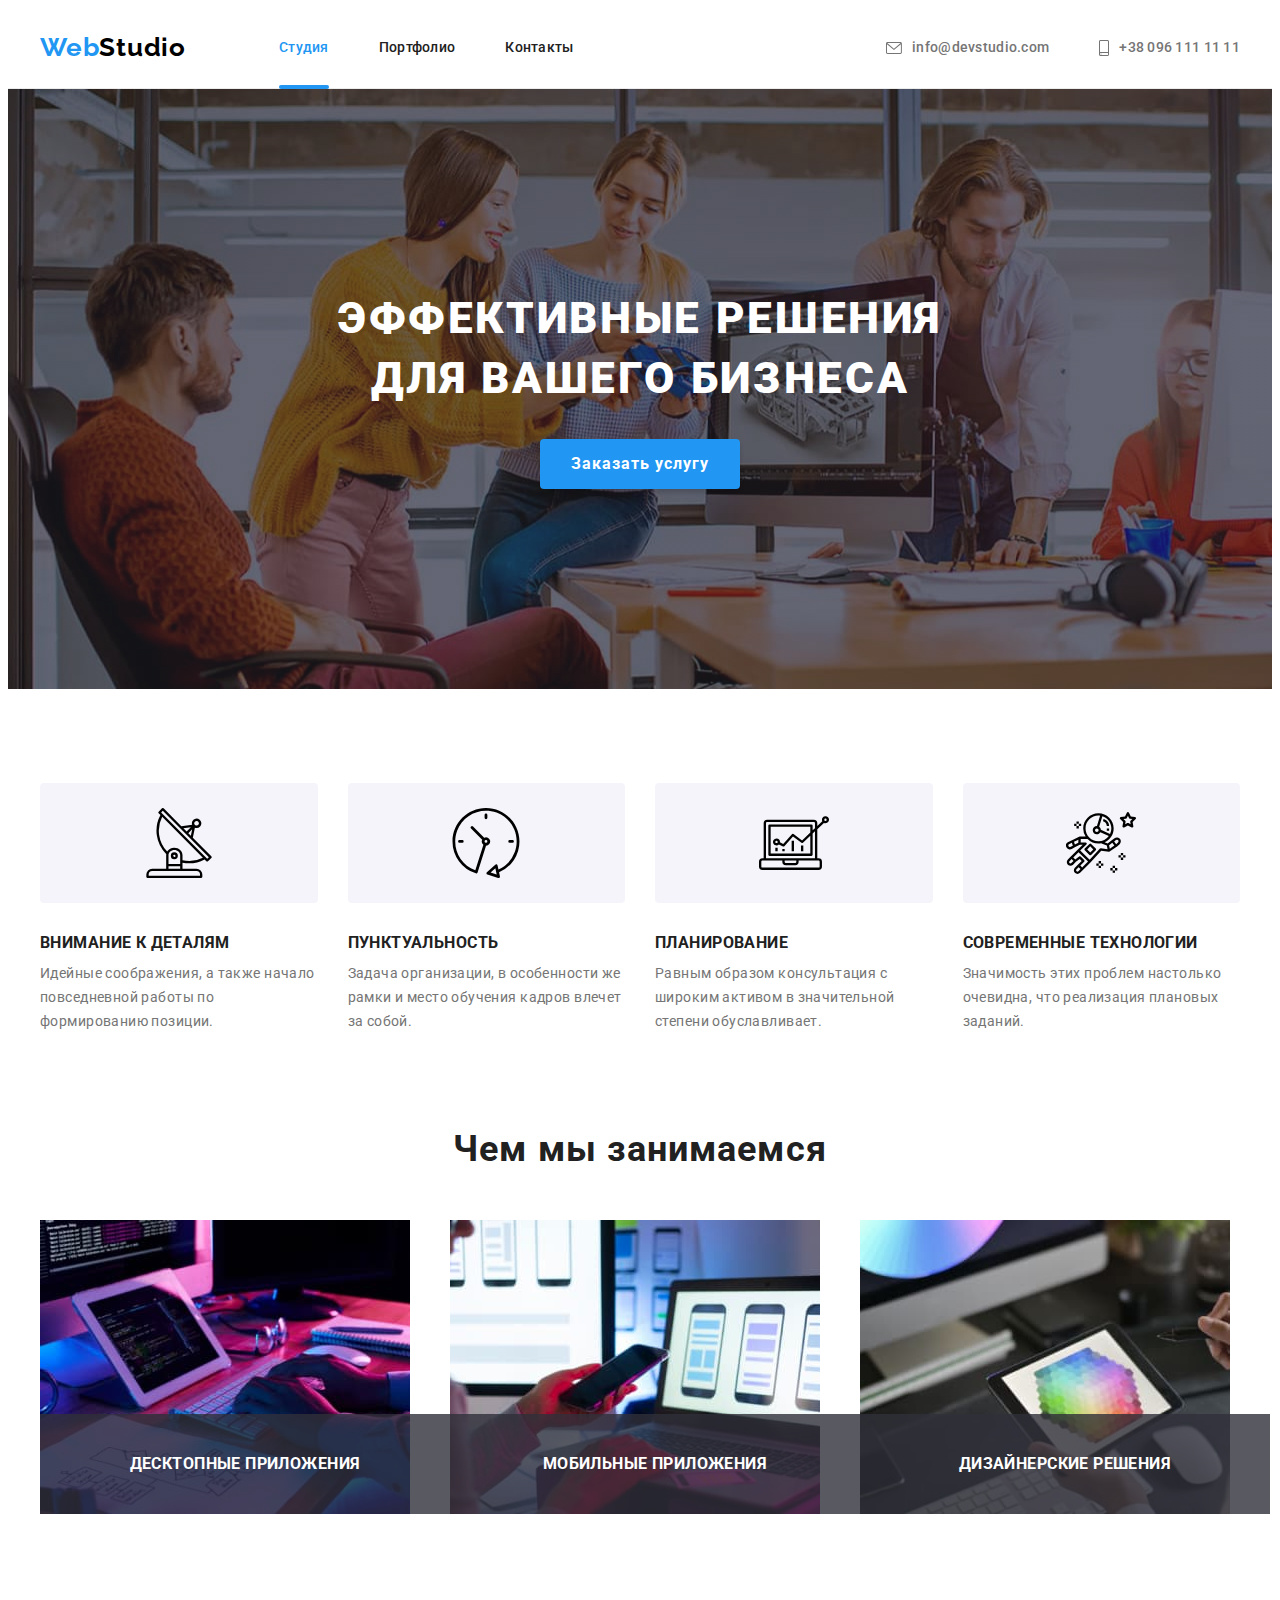
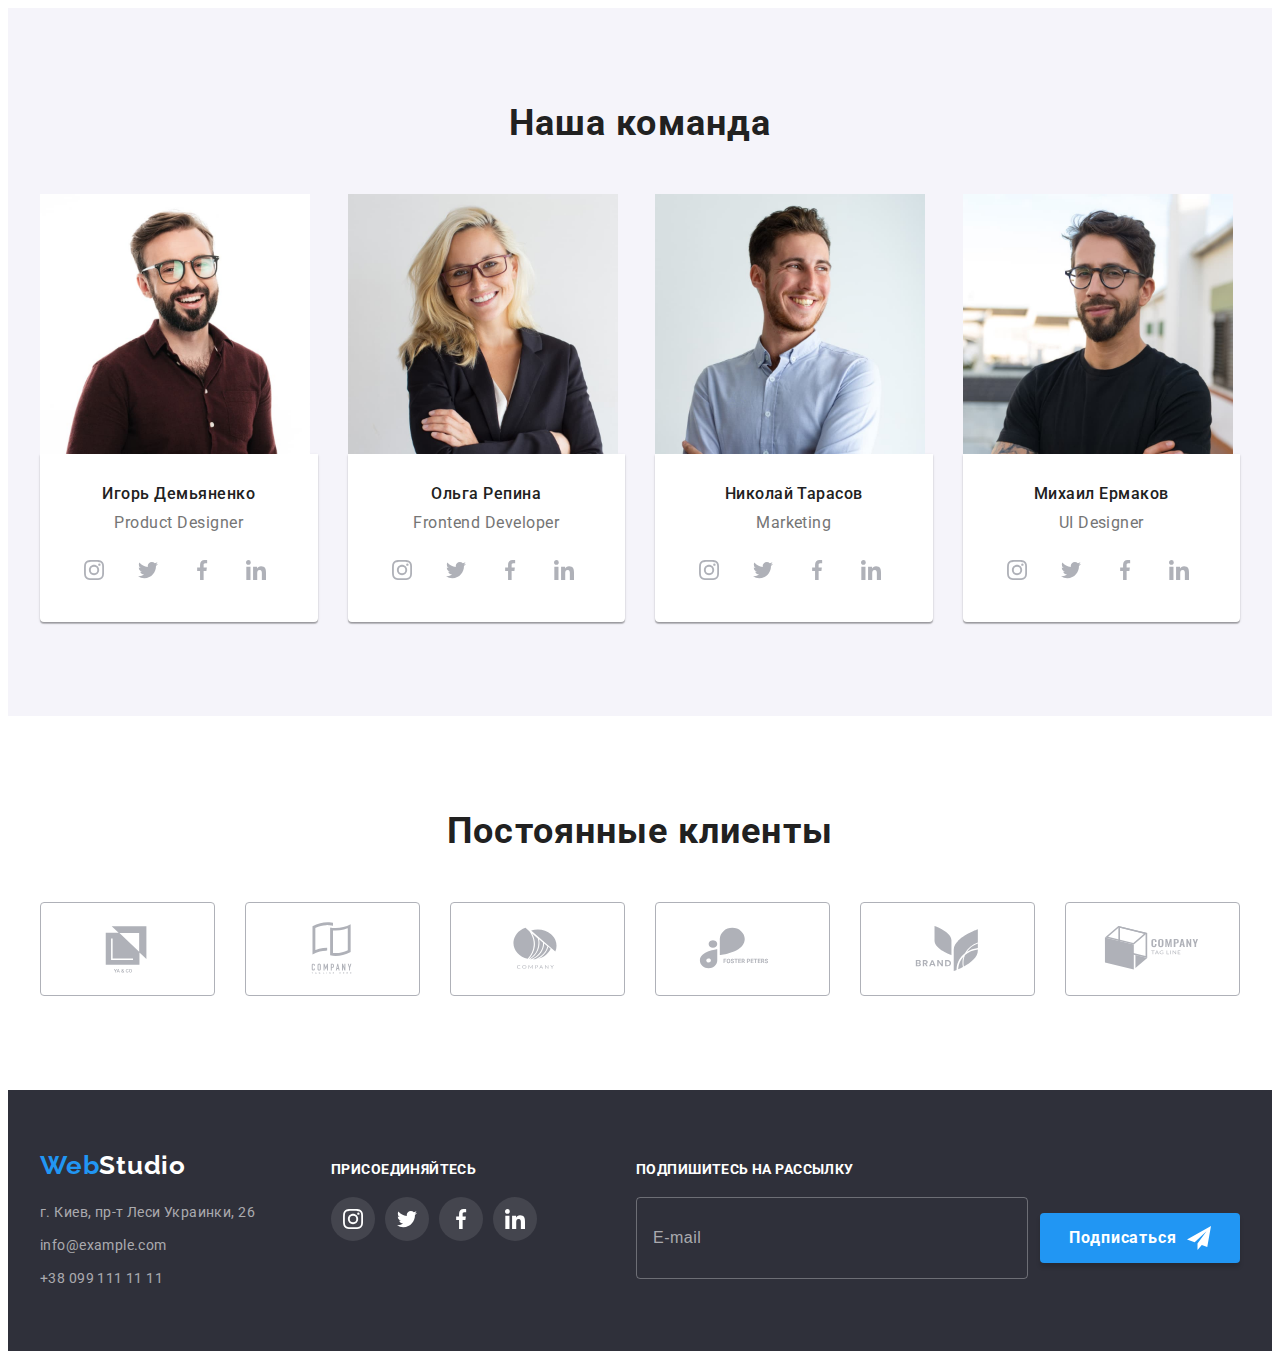
<file: index.html>
<!DOCTYPE html>
<html lang="ru">
<head>
    <meta charset="UTF-8">
    <meta http-equiv="X-UA-Compatible" content="IE=edge">
    <meta name="viewport" content="width=device-width, initial-scale=1.0">
    <title>Студия</title>
    <link rel="preconnect" href="https://fonts.gstatic.com">
    <link href="https://fonts.googleapis.com/css2?family=Raleway:wght@700&family=Roboto:wght@400;500;700;900&display=swap"
        rel="stylesheet">
    <link rel="stylesheet" href="https://cdnjs.cloudflare.com/ajax/libs/modern-normalize/1.0.0/modern-normalize.min.css"
        integrity="sha512-ISS7cAi1PEhQ8jnbJpJZMd29NlhNj4AWYyLOSp2CE/CsHxTCu+r+t0D2yoJudVrd0/8fTVPUVDzY5Tvli75u/g=="
        crossorigin="anonymous" />
    <link rel="stylesheet" href="./css/main.min.css" />

</head>

<body>
    <!-- Header -->
    <header class="header">
        <div class="container header__container">
            <!-- Navigation menu -->
            <nav class="header__nav">
                <a class="logo header__logo link" href="./index.html">
                    <span class="logo__beggin" lang="en">Web</span><span class="logo__end logo__end_theme_light"lang="en">Studio</span>
                </a>
                <ul class="menu list">
                    <li class="menu__item">
                        <a class="menu__link current-page link" href="./index.html">Студия</a>
                    </li>

                    <li class="menu__item">
                        <a class="menu__link link" href="./porfolio.html">Портфолио</a>
                    </li>

                    <li class="menu__item">
                        <a class="menu__link link" href="">Контакты</a>
                    </li>
                </ul>
            </nav>

            <!-- Contacts -->
            <ul class="header-contacts list">
                <li class="header-contacts__item">
                    <a class="header-contacts__link link" href="mailto:info@devstudio.com" target="_blank"
                        rel="noopener noreferrer">
                        <svg class="header-contacts__icon" width="16" height="12">
                            <use href="./images/icons.svg#envelope"></use>
                        </svg>
                        info@devstudio.com
                    </a>
                </li>
                
                <li class="header-contacts__item">
                    <a class="header-contacts__link link" href="tel:+380961111111">
                        <svg class="header-contacts__icon" width="10" height="16">
                            <use href="./images/icons.svg#smartphone"></use>
                        </svg>
                        +38 096 111 11 11
                    </a>
                </li>
            </ul>
        </div>
    </header>
    
    <!-- Main section -->
     <main>
        <!-- Hero -->
        <section class="hero">
            <div class="container">
                <h1 class="hero__title"> Эффективные решения для вашего бизнеса </h1>
                <button class="btn" type="button" data-modal-open>Заказать услугу</button>
            </div>
        </section>
        
        <!-- Features -->
        <section class="feature" >
            <div class="container">
                <h2 class="visually-hidden">Особенности</h2>
                <ul class="feature__list list">
                    <li class="feature__item">
                        <div class="feature__thumb">
                            <svg class="feature__icon" width="70" height="70">
                                <use href="./images/icons.svg#antenna"></use>
                            </svg>
                        </div>
                        <h3 class="feature__subtitle">Внимание к деталям</h3>
                        <p class="feature__description">Идейные соображения, а также начало повседневной работы по формированию
                            позиции.</p>
                    </li>

                    <li class="feature__item">
                        <div class="feature__thumb">
                            <svg class="feature__icon" width="70" height="70">
                                <use href="./images/icons.svg#clock"></use>
                            </svg>
                        </div>
                        <h3 class="feature__subtitle">Пунктуальность</h3>
                        <p class="feature__description">Задача организации, в особенности же рамки и место обучения кадров влечет за
                            собой.</p>
                    </li>

                    <li class="feature__item">
                        <div class="feature__thumb">
                            <svg class="feature__icon" width="70" height="70">
                                <use href="./images/icons.svg#diagram"></use>
                            </svg>
                        </div>
                        <h3 class="feature__subtitle">Планирование</h3>
                        <p class="feature__description">Равным образом консультация с широким активом в значительной степени
                            обуславливает.</p>
                    
                    <li class="feature__item">
                        <div class="feature__thumb">
                            <svg class="feature__icon" width="70" height="70">
                                <use href="./images/icons.svg#astronaut"></use>
                            </svg>
                        </div>
                        <h3 class="feature__subtitle">Современные технологии</h3>
                        <p class="feature__description">Значимость этих проблем настолько очевидна, что реализация плановых заданий.
                        </p>
                    </li>
                </ul>
            </div>
        </section>
        
        <!-- What we are doing -->
        <section class="doing">
            <div class="container">
                <h2 class="title">Чем мы занимаемся</h2>
                <ul class="doing__list list">
                    <li class="doing__item">
                        <img class="doing__img" src="./images/doing/box1.jpg" alt="Человек печатает на клавиатуре" width="370"
                            height="294">
                        <div class="doing__overlay">
                            <h3 class="doing__title">Десктопные приложения</h3>
                        </div>
                    </li>
                    
                    <li class="doing__item">
                        <img class="doing__img" src="./images/doing/box2.jpg" alt="Человек работает на ноутбуке" width="370"
                            height="294">
                        <div class="doing__overlay">
                            <h3 class="doing__title">Мобильные приложения</h3>
                        </div>
                    </li>
                    
                    <li class="doing__item">
                        <img class="doing__img" src="./images/doing/box3.jpg" alt="Человек выбирает цвет на планшете" width="370"
                            height="294">
                        <div class="doing__overlay">
                            <h3 class="doing__title">Дизайнерские решения</h3>
                        </div>
                    </li>
                </ul>
            </div>
        </section>

        <!-- Our team -->
        <section class="team section">
            <div class="container">
                <h2 class="title">Наша команда</h2>
                <ul class="team__list list">
                    <li class="team__item">
                        <img class="team__photo" src="./images/team/igor-demyanenko.jpg" alt="Игорь Демьяненко" width="270"
                            height="260">
                            <div class="team__card">
                                <h3 class="team__name">Игорь Демьяненко</h3>
                                <p class="team__position" lang="en">Product Designer</p>
                                <ul class="social-medias__list list">
                                    <li class="social-medias__item">
                                        <a class="social-medias__link social-medias__link_theme_light" href="">
                                            <svg class="social-medias__icon" width="20" height="20">
                                                <use href="./images/icons.svg#instagram"></use>
                                            </svg>
                                        </a>
                                    </li>
                                
                                    <li class="social-medias__item">
                                        <a class="social-medias__link social-medias__link_theme_light" href="">
                                            <svg class="social-medias__icon" width="20" height="20">
                                                <use href="./images/icons.svg#twitter"></use>
                                            </svg>
                                        </a>
                                    </li>
                                
                                    <li class="social-medias__item">
                                        <a class="social-medias__link social-medias__link_theme_light" href="">
                                            <svg class="social-medias__icon" width="20" height="20">
                                                <use href="./images/icons.svg#facebook"></use>
                                            </svg>
                                        </a>
                                    </li>
                                
                                    <li class="social-medias__item">
                                        <a class="social-medias__link social-medias__link_theme_light" href="">
                                            <svg class="social-medias__icon" width="20" height="20">
                                                <use href="./images/icons.svg#linkedin"></use>
                                            </svg>
                                        </a>
                                    </li>
                                </ul>
                            </div>
                    </li>
                    
                    <li class="team__item">
                        <img class="team__photo" src="./images/team/olga-repina.jpg" alt="Ольга Репина" width="270" height="260">
                        <div class="team__card">
                            <h3 class="team__name">Ольга Репина</h3>
                            <p class="team__position" lang="en">Frontend Developer</p>
                            <ul class="social-medias__list list">
                                <li class="social-medias__item">
                                    <a class="social-medias__link social-medias__link_theme_light" href="">
                                        <svg class="social-medias__icon" width="20" height="20">
                                            <use href="./images/icons.svg#instagram"></use>
                                        </svg>
                                    </a>
                                </li>
                            
                                <li class="social-medias__item">
                                    <a class="social-medias__link social-medias__link_theme_light" href="">
                                        <svg class="social-medias__icon" width="20" height="20">
                                            <use href="./images/icons.svg#twitter"></use>
                                        </svg>
                                    </a>
                                </li>
                            
                                <li class="social-medias__item">
                                    <a class="social-medias__link social-medias__link_theme_light" href="">
                                        <svg class="social-medias__icon" width="20" height="20">
                                            <use href="./images/icons.svg#facebook"></use>
                                        </svg>
                                    </a>
                                </li>
                            
                                <li class="social-medias__item">
                                    <a class="social-medias__link social-medias__link_theme_light" href="">
                                        <svg class="social-medias__icon" width="20" height="20">
                                            <use href="./images/icons.svg#linkedin"></use>
                                        </svg>
                                    </a>
                                </li>
                            </ul>
                        </div>
                    </li>
                    
                    <li class="team__item">
                        <img class="team__photo" src="./images/team/nikolay-tarasov.jpg" alt="Николай Тарасов" width="270"
                            height="260">
                            <div class="team__card">
                                <h3 class="team__name">Николай Тарасов</h3>
                                <p class="team__position" lang="en">Marketing</p>
                                <ul class="social-medias__list list">
                                    <li class="social-medias__item">
                                        <a class="social-medias__link social-medias__link_theme_light" href="">
                                            <svg class="social-medias__icon" width="20" height="20">
                                                <use href="./images/icons.svg#instagram"></use>
                                            </svg>
                                        </a>
                                    </li>
                                
                                    <li class="social-medias__item">
                                        <a class="social-medias__link social-medias__link_theme_light" href="">
                                            <svg class="social-medias__icon" width="20" height="20">
                                                <use href="./images/icons.svg#twitter"></use>
                                            </svg>
                                        </a>
                                    </li>
                                
                                    <li class="social-medias__item">
                                        <a class="social-medias__link social-medias__link_theme_light" href="">
                                            <svg class="social-medias__icon" width="20" height="20">
                                                <use href="./images/icons.svg#facebook"></use>
                                            </svg>
                                        </a>
                                    </li>
                                
                                    <li class="social-medias__item">
                                        <a class="social-medias__link social-medias__link_theme_light" href="">
                                            <svg class="social-medias__icon" width="20" height="20">
                                                <use href="./images/icons.svg#linkedin"></use>
                                            </svg>
                                        </a>
                                    </li>
                                </ul>
                            </div>
                    </li>
                    
                    <li class="team__item">
                        <img class="team__photo" src="./images/team/michail-ermakov.jpg" alt="Михаил Ермаков" width="270"
                            height="260">
                        <div class="team__card">
                            <h3 class="team__name">Михаил Ермаков</h3>
                            <p class="team__position" lang="en">UI Designer</p>
                            <ul class="social-medias__list list">
                                <li class="social-medias__item">
                                    <a class="social-medias__link social-medias__link_theme_light" href="">
                                        <svg class="social-medias__icon" width="20" height="20">
                                            <use href="./images/icons.svg#instagram"></use>
                                        </svg>
                                    </a>
                                </li>
                            
                                <li class="social-medias__item">
                                    <a class="social-medias__link social-medias__link_theme_light" href="">
                                        <svg class="social-medias__icon" width="20" height="20">
                                            <use href="./images/icons.svg#twitter"></use>
                                        </svg>
                                    </a>
                                </li>
                            
                                <li class="social-medias__item">
                                    <a class="social-medias__link social-medias__link_theme_light" href="">
                                        <svg class="social-medias__icon" width="20" height="20">
                                            <use href="./images/icons.svg#facebook"></use>
                                        </svg>
                                    </a>
                                </li>
                            
                                <li class="social-medias__item">
                                    <a class="social-medias__link social-medias__link_theme_light" href="">
                                        <svg class="social-medias__icon" width="20" height="20">
                                            <use href="./images/icons.svg#linkedin"></use>
                                        </svg>
                                    </a>
                                </li>
                            </ul>
                        </div>
                    </li>
                </ul>
            </div>
        </section>

        <!-- Our clients -->
        <section class="clients section">
            <div class="container">
                <h2 class="title">Постоянные клиенты</h2>
                <ul class="clients__list list">
                    <li class="clients__item">
                        <a class="clients__link" href="">
                            <svg class="clients__icon" width="106" height="60">
                                <use href="./images/icons.svg#client1"></use>
                            </svg>
                        </a>
                    </li>
                
                    <li class="clients__item">
                        <a class="clients__link" href="">
                            <svg class="clients__icon" width="106" height="60">
                                <use href="./images/icons.svg#client2"></use>
                            </svg>
                        </a>
                    </li>
                
                    <li class="clients__item">
                        <a class="clients__link" href="">
                            <svg class="clients__icon" width="106" height="60">
                                <use href="./images/icons.svg#client3"></use>
                            </svg>
                        </a>
                    </li>

                    <li class="clients__item">
                        <a class="clients__link" href="">
                            <svg class="clients__icon" width="106" height="60">
                                <use href="./images/icons.svg#client4"></use>
                            </svg>
                        </a>
                    </li>
                    
                    <li class="clients__item">
                        <a class="clients__link" href="">
                            <svg class="clients__icon" width="106" height="60">
                                <use href="./images/icons.svg#client5"></use>
                            </svg>
                        </a>
                    </li>
                    
                    <li class="clients__item">
                        <a class="clients__link" href="">
                            <svg class="clients__icon" width="106" height="60">
                                <use href="./images/icons.svg#client6"></use>
                            </svg>
                        </a>
                    </li>
                </ul>
            </div>
        </section>
    </main>

    <!-- Footer -->
    <footer class="footer">
        <div class="container footer__container">
            <!-- Contacts block -->
            <div class="footer__contacts">
                <a class="logo link" href="./index.html">
                    <span class="logo__beggin" lang="en">Web</span><span class="logo__end logo__end_theme_dark"
                        lang="en">Studio</span>
                </a>
                <address class="adress">
                    <ul class="adress__list list">
                        <li class="adress__item">
                            <a class="adress__link link" href="https://goo.gl/maps/8FZNoyBHCZbh9i9t6" target="_blank"
                                rel="noopener noreferrer">г. Киев, пр-т Леси Украинки, 26</a>
                        </li>
                        
                        <li class="adress__item">
                            <a class="adress__link link" href="mailto:info@example.com" target="_blank"
                                rel="noopener noreferrer">info@example.com</a>
                        </li>
                        <li class="adress__item">
                            <a class="adress__link link" href="tel:+380991111111">+38 099 111 11 11</a>
                        </li>
                    </ul>
                </address>
            </div>
            <!-- Social medias block -->
            <div class="social-medias">
                <p class="social-medias__title" lang="en">присоединяйтесь</p>
                <ul class="social-medias__list list">
                    <li class="social-medias__item">
                        <a class="social-medias__link social-medias__link_theme_dark" href="">
                            <svg class="social-medias__icon" width="20" height="20">
                                <use href="./images/icons.svg#instagram"></use>
                            </svg>
                        </a>
                    </li>
                
                    <li class="social-medias__item">
                        <a class="social-medias__link social-medias__link_theme_dark" href="">
                            <svg class="social-medias__icon" width="20" height="20">
                                <use href="./images/icons.svg#twitter"></use>
                            </svg>
                        </a>
                    </li>
                
                    <li class="social-medias__item">
                        <a class="social-medias__link social-medias__link_theme_dark" href="">
                            <svg class="social-medias__icon" width="20" height="20">
                                <use href="./images/icons.svg#facebook"></use>
                            </svg>
                        </a>
                    </li>
                
                    <li class="social-medias__item">
                        <a class="social-medias__link social-medias__link_theme_dark" href="">
                            <svg class="social-medias__icon" width="20" height="20">
                                <use href="./images/icons.svg#linkedin"></use>
                            </svg>
                        </a>
                    </li>
                </ul>
            </div>
            <!-- Subscribtion block -->
            <form class="subscribtion">
                <label class="subscribtion__field" for="subscribe-email">Подпишитесь на рассылку</label>
                    <div class="subscribtion__send">
                        <input class="subscribtion__input" id="subscribe-email" type="email" name="subscribe-email" placeholder="E-mail" required>
                        <button class="btn subscription__btn" type="submit">
                        <span class="btn__name">Подписаться</span>
                        <svg class="btn__icon" width="24" height="24">
                            <use href="./images/icons.svg#send"></use>
                        </svg>
                    </button>
                </div>
            </form>
            
        </div>
    </footer>
    
    <!-- Modal window -->
    <div class="hero-backdrop is-hidden" data-modal>
        <div class="modal-window">
            <button class="close-btn modal-window__close-btn" type="button" data-modal-close>
                <svg class="close-btn__icon" width="18" height="18">
                    <use href="./images/icons.svg#close"></use>
                </svg>
            </button>
            
            <form class="modal-form">
                <p class="modal-form__title">Оставьте свои данные, мы вам перезвоним</p>
                
                <label class="modal-form__field">
                    Имя
                    <span class="modal-form__wrapper">
                        <input class="modal-form__input" type="text" name="user-name" required>
                        <svg class="modal-form__icon" width="18" height="18">
                            <use href="./images/icons.svg#person"></use>
                        </svg>
                    </span>
                </label>
                
                <label class="modal-form__field">
                    Телефон
                    <span class="modal-form__wrapper">
                        <input class="modal-form__input" type="tel" name="user-phone-number" required>
                        <svg class="modal-form__icon" width="18" height="18">
                            <use href="./images/icons.svg#phone"></use>
                        </svg>
                    </span>
                </label>

                <label class="modal-form__field">
                    Почта
                    <span class="modal-form__wrapper">
                        <input class="modal-form__input" type="email" name="user-email" required>
                        <svg class="modal-form__icon" width="18" height="18">
                            <use href="./images/icons.svg#email"></use>
                        </svg>
                    </span>
                </label>

                <label class="modal-form__field">
                    Комментарий
                    <textarea class="modal-form__message" name="user-message" placeholder="Введите текст"></textarea>
                </label>
                
                <div class="checkbox ">
                <label class="checkbox__policy">
                    <input class="checkbox__input visually-hidden" type="checkbox" name="user-policy" value="ok" required>
                    <svg class="checkbox__icon" width="16" height="16">
                        <use href="./images/icons.svg#check"></use>
                    </svg>
                    Соглашаюсь с рассылкой и принимаю
                </label>
                <a class="checkbox__agreement link" href="" target="_blank">Условия договора</a>
            </div>
                <button class="btn modal-form__btn" type="submit">Отправить</button>
            </form>

</div>

    </div>
    
    <!-- Script -->
    <script src="./js/modal.js"></script>
</body>

</html>
</file>
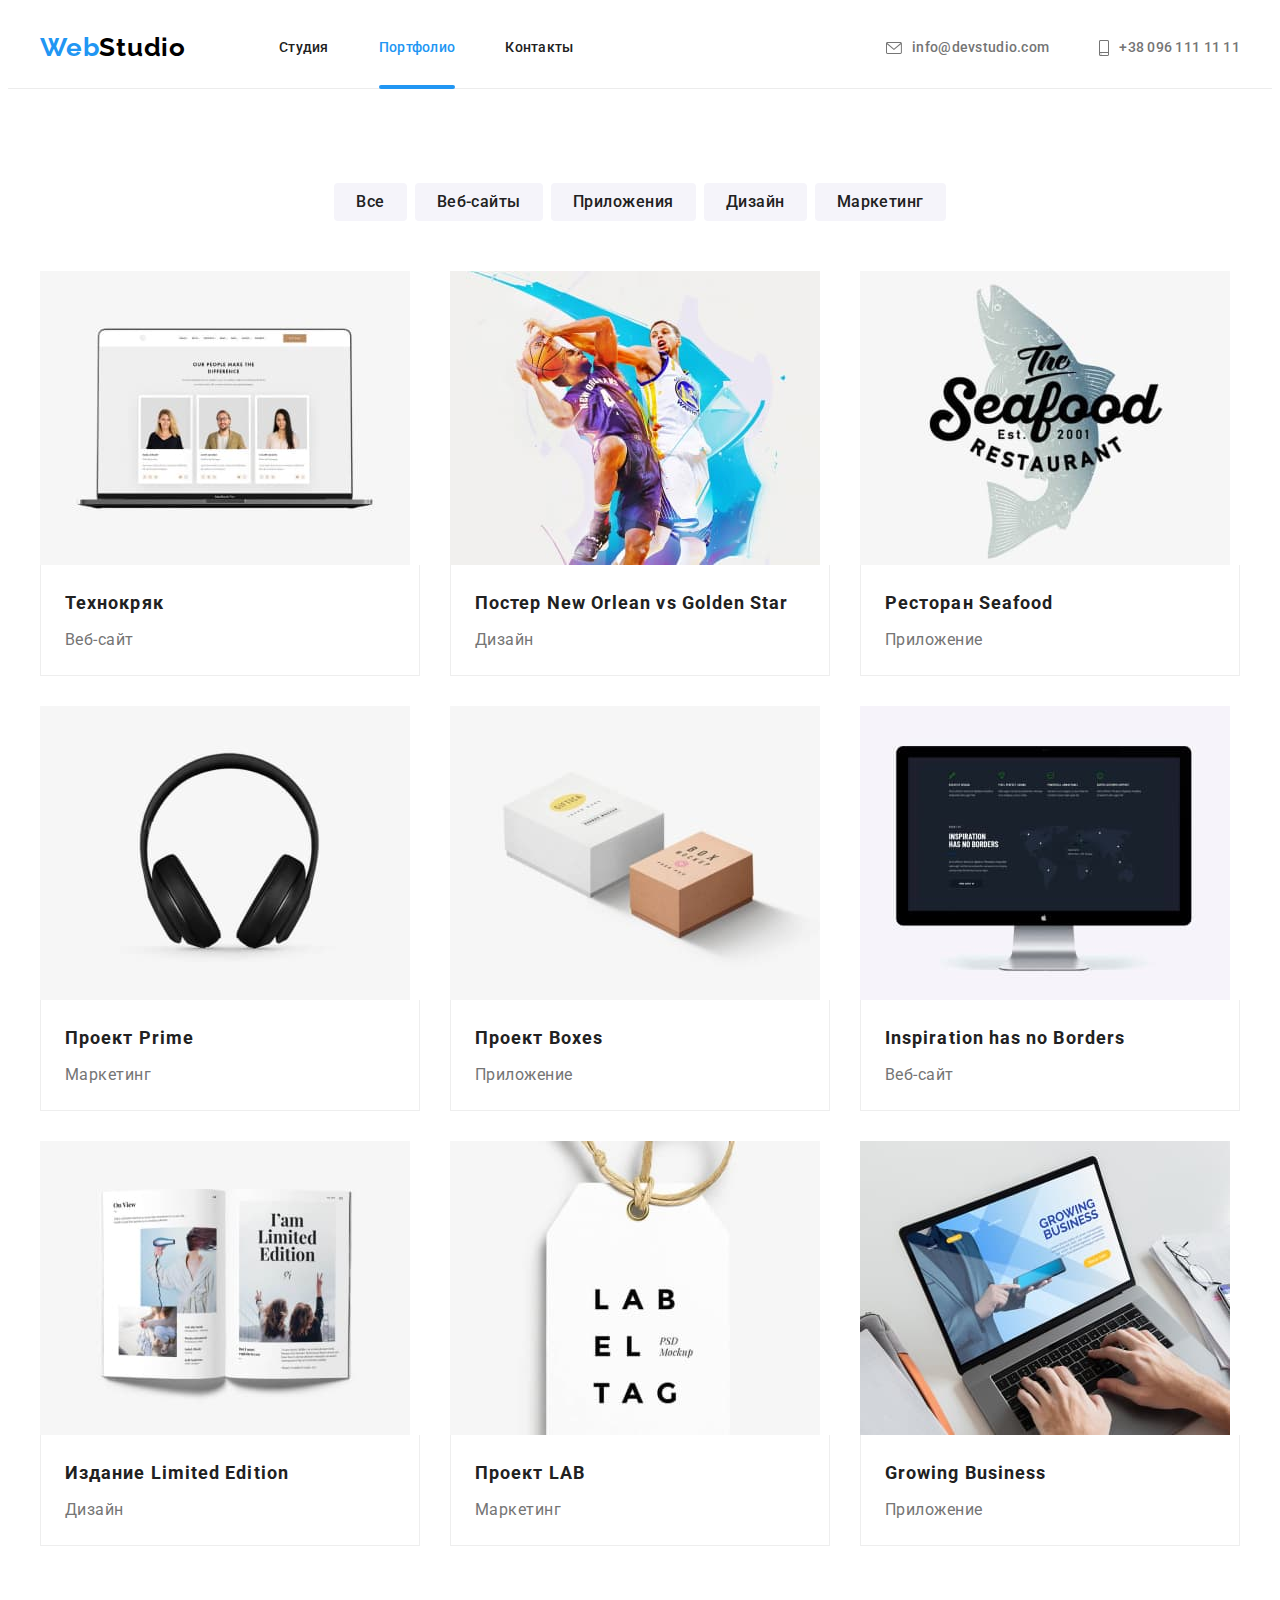
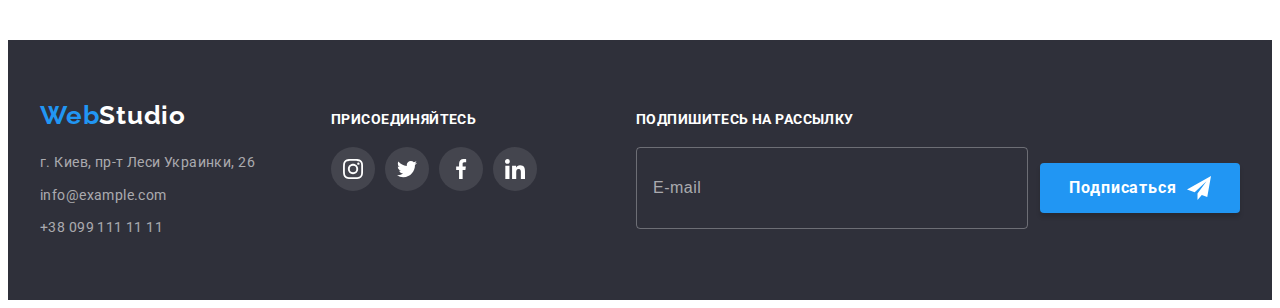
<file: porfolio.html>
<!DOCTYPE html>
<html lang="ru">

<head>
    <meta charset="UTF-8" />
    <meta http-equiv="X-UA-Compatible" content="IE=edge" />
    <meta name="viewport" content="width=device-width, initial-scale=1.0" />

    <title>Портфолио</title>

    <link rel="preconnect" href="https://fonts.gstatic.com" />
    <link
        href="https://fonts.googleapis.com/css2?family=Raleway:wght@700&family=Roboto:wght@400;500;700;900&display=swap"
        rel="stylesheet" />
    <link rel="stylesheet" href="https://cdnjs.cloudflare.com/ajax/libs/modern-normalize/1.0.0/modern-normalize.min.css"
        integrity="sha512-ISS7cAi1PEhQ8jnbJpJZMd29NlhNj4AWYyLOSp2CE/CsHxTCu+r+t0D2yoJudVrd0/8fTVPUVDzY5Tvli75u/g=="
        crossorigin="anonymous" />
    <link rel="stylesheet" href="./css/main.min.css" />
</head>

<body>
    <!-- Header -->
    <header class="header">
        <div class="container header__container">
            <!-- Navigation menu -->
            <nav class="header__nav">
                <a class="logo header__logo link" href="./index.html">
                    <span class="logo__beggin" lang="en">Web</span><span class="logo__end logo__end_theme_light"
                        lang="en">Studio</span>
                </a>
                <ul class="menu list">
                    <li class="menu__item">
                        <a class="menu__link link" href="./index.html">Студия</a>
                    </li>
    
                    <li class="menu__item">
                        <a class="menu__link current-page link" href="./porfolio.html">Портфолио</a>
                    </li>
    
                    <li class="menu__item">
                        <a class="menu__link link" href="">Контакты</a>
                    </li>
                </ul>
            </nav>
    
            <!-- Contacts -->
            <ul class="header-contacts list">
                <li class="header-contacts__item">
                    <a class="header-contacts__link link" href="mailto:info@devstudio.com" target="_blank"
                        rel="noopener noreferrer">
                        <svg class="header-contacts__icon" width="16" height="12">
                            <use href="./images/icons.svg#envelope"></use>
                        </svg>
                        info@devstudio.com
                    </a>
                </li>
    
                <li class="header-contacts__item">
                    <a class="header-contacts__link link" href="tel:+380961111111">
                        <svg class="header-contacts__icon" width="10" height="16">
                            <use href="./images/icons.svg#smartphone"></use>
                        </svg>
                        +38 096 111 11 11
                    </a>
                </li>
            </ul>
        </div>
    </header>

    <!-- Main section -->
    <main>
        <section class="project section">
            <div class="container">
                <h1 class="visually-hidden">Наши работы</h1>
                <ul class="filter__list list">
                    <li class="filter__item">
                        <button class="filter__btn" type="button">Все</button>
                    </li>
                    <li class="filter__item">
                        <button class="filter__btn" type="button">Веб-сайты</button>
                    </li>
                    <li class="filter__item">
                        <button class="filter__btn" type="button">Приложения</button>
                    </li>
                    <li class="filter__item">
                        <button class="filter__btn" type="button">Дизайн</button>
                    </li>
                    <li class="filter__item">
                        <button class="filter__btn" type="button">Маркетинг</button>
                    </li>
                </ul>

                <ul class="project__list list">
                    <li class="project__item">
                        <a class="project__link link" href="" target="_blank" rel="noopener noreferrer">
                            <div class="project__wrapper">
                                <img class="project__img" src="./images/portfolio/project1.jpg" 
                                alt="На ноутбуке открыт сайт компании Технокряк" width="370" height="294" />
                                <div class="project__overlay">
                                    <p class="project__discription">Технокряк это современная площадка распространения коронавируса. Компании используют эту платформу для цифрового 
                                        шпионажа и атак на защищённые сервера конкурентов.
                                    </p>    
                                </div>
                            </div>
                                <div class="project__card">
                                <h2 class="project__client">Технокряк</h2>
                                <p class="project__filter">Веб-сайт</p>
                            </div>
                        </a>
                    </li>

                    <li class="project__item">
                        <a class="project__link link" href="" target="_blank" rel="noopener noreferrer">
                            <div class="project__wrapper">
                                <img class="project__img" src="./images/portfolio/project2.jpg" alt="Постер с мужчинами, играющими в баскетбол"
                                    width="370" height="294" />
                                <div class="project__overlay">
                                    <p class="project__discription">Технокряк это современная площадка распространения коронавируса. Компании
                                        используют эту платформу для цифрового шпионажа и атак на защищённые сервера конкурентов.
                                    </p>
                                </div>
                            </div>
                            <div class="project__card">
                                <h2 class="project__client">
                                    Постер <span lang="en">New Orlean vs Golden Star</span>
                                </h2>
                                <p class="project__filter">Дизайн</p>
                            </div>
                        </a>
                    </li>

                    <li class="project__item">
                        <a class="project__link link" href="" target="_blank" rel="noopener noreferrer">
                            <div class="project__wrapper">
                                <img class="project__img" src="./images/portfolio/project3.jpg" alt="Рыба с логотипом ресторана Seafood" width="370"
                                    height="294" />
                                <div class="project__overlay">
                                    <p class="project__discription">Технокряк это современная площадка распространения коронавируса. Компании
                                        используют эту платформу для цифрового шпионажа и атак на защищённые сервера конкурентов.
                                    </p>
                                </div>
                            </div>
                            <div class="project__card">
                                <h2 class="project__client">
                                    Ресторан <span lang="en">Seafood</span>
                                </h2>
                                <p class="project__filter">Приложение</p>
                            </div>
                        </a>
                    </li>

                    <li class="project__item">
                        <a class="project__link link" href="" target="_blank" rel="noopener noreferrer">
                            <div class="project__wrapper">
                                <img class="project__img" src="./images/portfolio/project4.jpg" alt="Наушники"
                                width="370" height="294" />
                                <div class="project__overlay">
                                    <p class="project__discription">Технокряк это современная площадка распространения коронавируса. Компании
                                        используют эту платформу для цифрового шпионажа и атак на защищённые сервера конкурентов.
                                    </p>
                                </div>
                            </div>
                            <div class="project__card">
                                <h2 class="project__client">
                                    Проект <span lang="en">Prime</span>
                                </h2>
                                <p class="project__filter">Маркетинг</p>
                            </div>
                        </a>
                    </li>

                    <li class="project__item">
                        <a class="project__link link" href="" target="_blank" rel="noopener noreferrer">
                            <div class="project__wrapper">
                                <img class="project__img" src="./images/portfolio/project5.jpg" alt="Две коробки" width="370" height="294" />
                                <div class="project__overlay">
                                    <p class="project__discription">Технокряк это современная площадка распространения коронавируса. Компании
                                        используют эту платформу для цифрового шпионажа и атак на защищённые сервера конкурентов.
                                    </p>
                                </div>
                            </div>
                            <div class="project__card">
                                <h2 class="project__client">
                                    Проект <span lang="en">Boxes</span>
                                </h2>
                                <p class="project__filter">Приложение</p>
                            </div>
                        </a>
                    </li>

                    <li class="project__item">
                        <a class="project__link link" href="" target="_blank" rel="noopener noreferrer">
                            <div class="project__wrapper">
                                <img class="project__img" src="./images/portfolio/project6.jpg"
                                    alt="Монитор с окрытым сайтом Inspiration has no Borders" width="370" height="294" />
                                <div class="project__overlay">
                                    <p class="project__discription">Технокряк это современная площадка распространения коронавируса. Компании
                                        используют эту платформу для цифрового шпионажа и атак на защищённые сервера конкурентов.
                                    </p>
                                </div>
                            </div>
                            <div class="project__card">
                                <h2 class="project__client" lang="en">
                                    Inspiration has no Borders
                                </h2>
                                <p class="project__filter">Веб-сайт</p>
                            </div>
                        </a>
                    </li>

                    <li class="project__item">
                        <a class="project__link link" href="" target="_blank" rel="noopener noreferrer">
                            <div class="project__wrapper">
                                <img class="project__img" src="./images/portfolio/project7.jpg" alt="Разворот книги" width="370" height="294" />
                                <div class="project__overlay">
                                    <p class="project__discription">Технокряк это современная площадка распространения коронавируса. Компании
                                        используют эту платформу для цифрового шпионажа и атак на защищённые сервера конкурентов.
                                    </p>
                                </div>
                            </div>
                            <div class="project__card">
                                <h2 class="project__client">
                                    Издание <span lang="en">Limited Edition</span>
                                </h2>
                                <p class="project__filter">Дизайн</p>
                            </div>
                        </a>
                    </li>

                    <li class="project__item">
                        <a class="project__link link" href="" target="_blank" rel="noopener noreferrer">
                            <div class="project__wrapper">
                                <img class="project__img" src="./images/portfolio/project8.jpg" alt="Этикетка с надписью LABEL TAG" width="370"
                                    height="294" />
                                <div class="project__overlay">
                                    <p class="project__discription">Технокряк это современная площадка распространения коронавируса. Компании
                                        используют эту платформу для цифрового шпионажа и атак на защищённые сервера конкурентов. 
                                    </p>
                                </div>
                            </div>
                            <div class="project__card">
                                <h2 class="project__client">
                                    Проект <span lang="en">LAB</span>
                                </h2>
                                <p class="project__filter">Маркетинг</p>
                            </div>
                        </a>
                    </li>
                    
                    <li class="project__item">
                        <a class="project__link link" href="" target="_blank" rel="noopener noreferrer">
                            <div class="project__wrapper">
                                <img class="project__img" src="./images/portfolio/project9.jpg"
                                    alt="На ноутбуке открыто приложение Growing Business" width="370" height="294" />
                                <div class="project__overlay">
                                    <p class="project__discription">Технокряк это современная площадка распространения коронавируса. Компании
                                        используют эту платформу для цифрового шпионажа и атак на защищённые сервера конкурентов. 
                                    </p>
                                </div>
                            </div>
                            <div class="project__card">
                                <h2 class="project__client" lang="en">
                                    Growing Business
                                </h2>
                                <p class="project__filter">Приложение</p>
                            </div>
                        </a>
                    </li>
                </ul>
            </div>
        </section>
    </main>

    <!-- Footer -->
    <footer class="footer">
        <div class="container footer__container">
            <!-- Contacts block -->
            <div class="footer__contacts">
                <a class="logo link" href="./index.html">
                    <span class="logo__beggin" lang="en">Web</span><span class="logo__end logo__end_theme_dark"
                        lang="en">Studio</span>
                </a>
                <address class="adress">
                    <ul class="adress__list list">
                        <li class="adress__item">
                            <a class="adress__link link" href="https://goo.gl/maps/8FZNoyBHCZbh9i9t6" target="_blank"
                                rel="noopener noreferrer">г. Киев, пр-т Леси Украинки, 26</a>
                        </li>
    
                        <li class="adress__item">
                            <a class="adress__link link" href="mailto:info@example.com" target="_blank"
                                rel="noopener noreferrer">info@example.com</a>
                        </li>
                        <li class="adress__item">
                            <a class="adress__link link" href="tel:+380991111111">+38 099 111 11 11</a>
                        </li>
                    </ul>
                </address>
            </div>
            <!-- Social medias block -->
            <div class="social-medias">
                <p class="social-medias__title" lang="en">присоединяйтесь</p>
                <ul class="social-medias__list list">
                    <li class="social-medias__item">
                        <a class="social-medias__link social-medias__link_theme_dark" href="">
                            <svg class="social-medias__icon" width="20" height="20">
                                <use href="./images/icons.svg#instagram"></use>
                            </svg>
                        </a>
                    </li>
    
                    <li class="social-medias__item">
                        <a class="social-medias__link social-medias__link_theme_dark" href="">
                            <svg class="social-medias__icon" width="20" height="20">
                                <use href="./images/icons.svg#twitter"></use>
                            </svg>
                        </a>
                    </li>
    
                    <li class="social-medias__item">
                        <a class="social-medias__link social-medias__link_theme_dark" href="">
                            <svg class="social-medias__icon" width="20" height="20">
                                <use href="./images/icons.svg#facebook"></use>
                            </svg>
                        </a>
                    </li>
    
                    <li class="social-medias__item">
                        <a class="social-medias__link social-medias__link_theme_dark" href="">
                            <svg class="social-medias__icon" width="20" height="20">
                                <use href="./images/icons.svg#linkedin"></use>
                            </svg>
                        </a>
                    </li>
                </ul>
            </div>
            <!-- Subscribtion block -->
            <form class="subscribtion">
                <label class="subscribtion__field" for="subscribe-email">Подпишитесь на рассылку</label>
                <div class="subscribtion__send">
                    <input class="subscribtion__input" id="subscribe-email" type="email" name="subscribe-email"
                        placeholder="E-mail" required>
                    <button class="btn subscription__btn" type="submit">
                        <span class="btn__name">Подписаться</span>
                        <svg class="btn__icon" width="24" height="24">
                            <use href="./images/icons.svg#send"></use>
                        </svg>
                    </button>
                </div>
            </form>
    
        </div>
    </footer>
</body>

</html>
</file>
<file: css/main.min.css>
.visually-hidden{position:absolute !important;clip:rect(1px 1px 1px 1px);clip:rect(1px, 1px, 1px, 1px);padding:0 !important;border:0 !important;height:1px !important;width:1px !important;overflow:hidden}h1,h2,h3,h4,h5,h6,p{margin-top:0;margin-bottom:0}ul,ol{margin-top:0;margin-bottom:0;padding-left:0}img{display:block}.list{list-style:none}.link{text-decoration:none}body{font-family:"Roboto","Arial","Calibri","San Fransisco",sans-serif;font-size:14px;letter-spacing:0.03em;color:#757575}.container{margin-left:auto;margin-right:auto;padding-left:15px;padding-right:15px;width:1200px}.section{padding-top:94px;padding-bottom:94px}.logo{font-family:"Raleway","Arial","Calibri","San Fransisco",sans-serif;font-weight:700;font-size:26px;line-height:1.19;letter-spacing:0.03em;color:#2196f3}.logo__end_theme_light{color:#000}.logo__end_theme_dark{color:#fff}.btn{min-width:200px;height:50px;font-family:inherit;font-weight:700;font-size:16px;line-height:1.88;text-align:center;letter-spacing:0.06em;color:#fff;background-color:#2196f3;cursor:pointer;-webkit-box-shadow:0px 4px 4px rgba(0,0,0,0.15);box-shadow:0px 4px 4px rgba(0,0,0,0.15);border-radius:4px;border:0;-webkit-transition:background-color 250ms cubic-bezier(0.4, 0, 0.2, 1);transition:background-color 250ms cubic-bezier(0.4, 0, 0.2, 1)}.btn:hover,.btn:focus{background-color:#188ce8}.btn__name{margin-right:10px}.btn__icon{fill:currentColor}.title{margin-bottom:50px;font-size:36px;line-height:1.17;text-align:center;letter-spacing:0.03em;color:#212121}.social-medias{margin-right:23px}.social-medias__title{margin-bottom:20px;font-weight:bold;text-transform:uppercase;color:#fff}.social-medias__list{display:-webkit-box;display:-ms-flexbox;display:flex}.social-medias__item:not(:last-child){margin-right:10px}.social-medias__link{display:-webkit-box;display:-ms-flexbox;display:flex;-webkit-box-pack:center;-ms-flex-pack:center;justify-content:center;-webkit-box-align:center;-ms-flex-align:center;align-items:center;width:44px;height:44px;border-radius:50%;-webkit-transition:color 250ms cubic-bezier(0.4, 0, 0.2, 1),background-color 250ms cubic-bezier(0.4, 0, 0.2, 1);transition:color 250ms cubic-bezier(0.4, 0, 0.2, 1),background-color 250ms cubic-bezier(0.4, 0, 0.2, 1)}.social-medias__link_theme_light{color:#afb1b8}.social-medias__link_theme_dark{color:#fff;background-color:rgba(255,255,255,0.1)}.social-medias__link:hover,.social-medias__link:focus{color:#fff;background-color:#2196f3}.social-medias__icon{fill:currentColor}.hero-backdrop{position:fixed;top:0;left:0;z-index:100;width:100vw;height:100vh;background-color:rgba(0,0,0,0.2);-webkit-transition:opacity 250ms cubic-bezier(0.4, 0, 0.2, 1),visibility 250ms cubic-bezier(0.4, 0, 0.2, 1);transition:opacity 250ms cubic-bezier(0.4, 0, 0.2, 1),visibility 250ms cubic-bezier(0.4, 0, 0.2, 1)}.is-hidden{opacity:0;visibility:hidden;pointer-events:none}.modal-window{position:absolute;top:50%;left:50%;-webkit-transform:translate(-50%, -50%);transform:translate(-50%, -50%);padding:40px;width:528px;height:580px;background-color:#fff;-webkit-box-shadow:0px 1px 3px rgba(0,0,0,0.12),0px 1px 1px rgba(0,0,0,0.14),0px 2px 1px rgba(0,0,0,0.2);box-shadow:0px 1px 3px rgba(0,0,0,0.12),0px 1px 1px rgba(0,0,0,0.14),0px 2px 1px rgba(0,0,0,0.2);border-radius:4px}.modal-window__close-btn{position:absolute;top:8px;right:8px}.close-btn{display:-webkit-box;display:-ms-flexbox;display:flex;-webkit-box-pack:center;-ms-flex-pack:center;justify-content:center;-webkit-box-align:center;-ms-flex-align:center;align-items:center;padding:0;width:30px;height:30px;color:#afb1b8;background-color:transparent;fill:#000;border:1px solid rgba(0,0,0,0.1);border-radius:50%;cursor:pointer;-webkit-transition:fill 250ms cubic-bezier(0.4, 0, 0.2, 1);transition:fill 250ms cubic-bezier(0.4, 0, 0.2, 1)}.close-btn:hover,.close-btn:focus{fill:#2196f3}.modal-form{display:-webkit-box;display:-ms-flexbox;display:flex;-webkit-box-orient:vertical;-webkit-box-direction:normal;-ms-flex-direction:column;flex-direction:column}.modal-form__title{margin-bottom:12px;font-weight:700;font-size:20px;line-height:1.15;text-align:center;letter-spacing:0.03em;color:#212121}.modal-form__field{margin-bottom:10px;font-size:12px;line-height:1.17;letter-spacing:0.01em}.modal-form__wrapper{position:relative;display:block;margin-top:4px}.modal-form__input{padding-left:42px;height:40px;width:100%;font-size:12px;line-height:1.17;letter-spacing:0.01em;border:1px solid rgba(33,33,33,0.2);border-radius:4px;-webkit-transition:border 250ms cubic-bezier(0.4, 0, 0.2, 1);transition:border 250ms cubic-bezier(0.4, 0, 0.2, 1)}.modal-form__input:focus{outline:none;border:1px solid #2196f3}.modal-form__icon{position:absolute;top:50%;left:12px;-webkit-transform:translateY(-50%);transform:translateY(-50%);-webkit-transition:fill 250ms cubic-bezier(0.4, 0, 0.2, 1);transition:fill 250ms cubic-bezier(0.4, 0, 0.2, 1)}.modal-form__input:focus+.modal-form__icon{fill:#2196f3}.modal-form__message{margin-top:4px;padding:12px 16px;width:100%;height:120px;resize:none;font-size:12px;line-height:1.17;letter-spacing:0.01em;border:1px solid rgba(33,33,33,0.2);border-radius:4px;-webkit-transition:border 250ms cubic-bezier(0.4, 0, 0.2, 1);transition:border 250ms cubic-bezier(0.4, 0, 0.2, 1)}.modal-form__message:focus{outline:none;border:1px solid #2196f3}.modal-form__message::-webkit-input-placeholder{font-size:12px;line-height:1.17;letter-spacing:0.01em;color:rgba(117,117,117,0.5)}.modal-form__message:-ms-input-placeholder{font-size:12px;line-height:1.17;letter-spacing:0.01em;color:rgba(117,117,117,0.5)}.modal-form__message::-ms-input-placeholder{font-size:12px;line-height:1.17;letter-spacing:0.01em;color:rgba(117,117,117,0.5)}.modal-form__message::placeholder{font-size:12px;line-height:1.17;letter-spacing:0.01em;color:rgba(117,117,117,0.5)}.modal-form .modal-form__btn{margin-left:auto;margin-right:auto}.checkbox{margin-top:10px;margin-bottom:30px;text-align:center}.checkbox-policy{font-size:14px;line-height:1.71;letter-spacing:0.03em;color:#757575}.checkbox__icon{vertical-align:middle;width:16px;height:16px;border:2px solid #000;border-radius:2px;margin-right:7px;background-color:#fff;fill:#fff;cursor:pointer;-webkit-transition:border 250ms cubic-bezier(0.4, 0, 0.2, 1),background-color 250ms cubic-bezier(0.4, 0, 0.2, 1);transition:border 250ms cubic-bezier(0.4, 0, 0.2, 1),background-color 250ms cubic-bezier(0.4, 0, 0.2, 1)}.checkbox__input:focus+.checkbox__icon{border:2px solid #2196f3}.checkbox__input:checked+.checkbox__icon{border:none;background-color:#2196f3}.checkbox__agreement{color:#2196f3;text-decoration:underline}.filter__list{display:-webkit-box;display:-ms-flexbox;display:flex;-webkit-box-align:center;-ms-flex-align:center;align-items:center;-webkit-box-pack:center;-ms-flex-pack:center;justify-content:center;-ms-flex-wrap:wrap;flex-wrap:wrap;margin-bottom:50px}.filter__item:not(:last-child){margin-right:8px}.filter__btn{padding:6px 22px;font-family:inherit;font-weight:500;font-size:16px;line-height:1.62;text-align:center;letter-spacing:0.03em;color:#212121;background-color:#f5f4fa;cursor:pointer;border-radius:4px;border:0;-webkit-transition:color 250ms cubic-bezier(0.4, 0, 0.2, 1),background-color 250ms cubic-bezier(0.4, 0, 0.2, 1),-webkit-box-shadow 250ms cubic-bezier(0.4, 0, 0.2, 1);transition:color 250ms cubic-bezier(0.4, 0, 0.2, 1),background-color 250ms cubic-bezier(0.4, 0, 0.2, 1),-webkit-box-shadow 250ms cubic-bezier(0.4, 0, 0.2, 1);transition:color 250ms cubic-bezier(0.4, 0, 0.2, 1),background-color 250ms cubic-bezier(0.4, 0, 0.2, 1),box-shadow 250ms cubic-bezier(0.4, 0, 0.2, 1);transition:color 250ms cubic-bezier(0.4, 0, 0.2, 1),background-color 250ms cubic-bezier(0.4, 0, 0.2, 1),box-shadow 250ms cubic-bezier(0.4, 0, 0.2, 1),-webkit-box-shadow 250ms cubic-bezier(0.4, 0, 0.2, 1)}.filter__btn:hover,.filter__btn:focus{color:#fff;background-color:#2196f3;-webkit-box-shadow:0px 3px 1px rgba(0,0,0,0.1),0px 1px 2px rgba(0,0,0,0.08),0px 2px 2px rgba(0,0,0,0.12);box-shadow:0px 3px 1px rgba(0,0,0,0.1),0px 1px 2px rgba(0,0,0,0.08),0px 2px 2px rgba(0,0,0,0.12)}.header{padding-top:24px;padding-bottom:25px;border-bottom:1px solid #ececec}.header__container{display:-webkit-box;display:-ms-flexbox;display:flex;-webkit-box-align:center;-ms-flex-align:center;align-items:center}.header__nav{display:-webkit-box;display:-ms-flexbox;display:flex;-webkit-box-align:center;-ms-flex-align:center;align-items:center}.header__logo{margin-right:93px}.menu{display:-webkit-box;display:-ms-flexbox;display:flex;-webkit-box-align:center;-ms-flex-align:center;align-items:center}.menu__item:not(:last-child){margin-right:50px}.menu__link{display:block;padding-top:8px;padding-bottom:7px;font-weight:500;line-height:1.14;letter-spacing:0.02em;color:#212121;-webkit-transition:color 250ms cubic-bezier(0.4, 0, 0.2, 1);transition:color 250ms cubic-bezier(0.4, 0, 0.2, 1)}.menu__link:hover,.menu__link:focus{color:#2196f3}.header-contacts{display:-webkit-box;display:-ms-flexbox;display:flex;-webkit-box-align:center;-ms-flex-align:center;align-items:center;margin-left:auto}.header-contacts__item:not(:last-child){margin-right:50px}.header-contacts__icon{margin-right:10px;fill:currentColor}.header-contacts__link{display:-webkit-box;display:-ms-flexbox;display:flex;-webkit-box-align:center;-ms-flex-align:center;align-items:center;padding-top:8px;padding-bottom:7px;font-weight:500;line-height:1.14;letter-spacing:0.02em;color:inherit;-webkit-transition:color 250ms cubic-bezier(0.4, 0, 0.2, 1);transition:color 250ms cubic-bezier(0.4, 0, 0.2, 1)}.header-contacts__link:hover,.header-contacts__link:focus{color:#2196f3}.current-page{position:relative;color:#2196f3}.current-page::after{content:"";position:absolute;bottom:-26px;display:block;width:100%;height:4px;background-color:#2196f3;border-radius:2px}.footer{padding-top:60px;padding-bottom:60px;background-color:#2f303a}.footer__container{display:-webkit-box;display:-ms-flexbox;display:flex;-webkit-box-pack:justify;-ms-flex-pack:justify;justify-content:space-between;-webkit-box-align:baseline;-ms-flex-align:baseline;align-items:baseline}.adress{margin-top:20px;font-style:normal}.adress__item:not(:last-child){margin-bottom:9px}.adress__link{line-height:1.71;color:rgba(255,255,255,0.6);-webkit-transition:color 250ms cubic-bezier(0.4, 0, 0.2, 1);transition:color 250ms cubic-bezier(0.4, 0, 0.2, 1)}.adress__link:hover,.adress__link:focus{color:#fff}.subscribtion__field{display:block;margin-bottom:20px;font-weight:bold;text-transform:uppercase;color:#fff}.subscribtion__send{display:-webkit-box;display:-ms-flexbox;display:flex;-webkit-box-align:center;-ms-flex-align:center;align-items:center}.subscribtion__input{margin-right:12px;padding:15px 16px;width:358px;height:50px;font-size:16px;line-height:1.25;letter-spacing:0.03em;color:#fff;background-color:transparent;border:1px solid rgba(255,255,255,0.3);border-radius:4px;-webkit-transition:border 250ms cubic-bezier(0.4, 0, 0.2, 1);transition:border 250ms cubic-bezier(0.4, 0, 0.2, 1)}.subscribtion__input::-webkit-input-placeholder{color:rgba(255,255,255,0.6)}.subscribtion__input:-ms-input-placeholder{color:rgba(255,255,255,0.6)}.subscribtion__input::-ms-input-placeholder{color:rgba(255,255,255,0.6)}.subscribtion__input::placeholder{color:rgba(255,255,255,0.6)}.subscribtion__input:focus{outline:none;border:1px solid #2196f3}.subscription__btn{display:-webkit-box;display:-ms-flexbox;display:flex;-webkit-box-align:center;-ms-flex-align:center;align-items:center;-webkit-box-pack:center;-ms-flex-pack:center;justify-content:center}.hero{margin-left:auto;margin-right:auto;padding-top:200px;padding-bottom:200px;max-width:1600px;background-size:cover;text-align:center;background-image:-webkit-gradient(linear, left top, left bottom, from(rgba(47,48,58,0.4)), to(rgba(47,48,58,0.4))),url("../images/hero-cover.jpg");background-image:linear-gradient(rgba(47,48,58,0.4), rgba(47,48,58,0.4)),url("../images/hero-cover.jpg")}.hero__title{margin-left:auto;margin-right:auto;margin-bottom:30px;width:696px;font-weight:900;font-size:44px;line-height:1.36;text-align:center;letter-spacing:0.06em;text-transform:uppercase;color:#fff}.feature{padding-top:94px;padding-bottom:47px}.feature__list{display:-webkit-box;display:-ms-flexbox;display:flex;-webkit-box-align:center;-ms-flex-align:center;align-items:center;-ms-flex-wrap:wrap;flex-wrap:wrap;margin-top:-30px;margin-left:-30px}.feature__item{margin-top:30px;margin-left:30px;-ms-flex-preferred-size:calc((100% / 4) - 30px);flex-basis:calc((100% / 4) - 30px)}.feature__thumb{display:-webkit-box;display:-ms-flexbox;display:flex;-webkit-box-align:center;-ms-flex-align:center;align-items:center;-webkit-box-pack:center;-ms-flex-pack:center;justify-content:center;margin-bottom:30px;height:120px;background-color:#f5f4fa;border-radius:4px}.feature__subtitle{margin-bottom:10px;line-height:1.17;text-transform:uppercase;color:#212121}.feature__description{line-height:1.71}.doing{padding-top:47px;padding-bottom:94px}.doing__list{display:-webkit-box;display:-ms-flexbox;display:flex;-webkit-box-align:center;-ms-flex-align:center;align-items:center;-ms-flex-wrap:wrap;flex-wrap:wrap;margin-top:-30px;margin-left:-30px}.doing__item{position:relative;margin-top:30px;margin-left:30px;-ms-flex-preferred-size:calc((100% / 3) - 30px);flex-basis:calc((100% / 3) - 30px)}.doing__overlay{position:absolute;overflow:auto;bottom:0;left:0;display:-webkit-box;display:-ms-flexbox;display:flex;-webkit-box-align:center;-ms-flex-align:center;align-items:center;padding:15px;width:100%;height:70px;background-color:rgba(47,48,58,0.8)}.doing__title{margin:auto;text-align:center;text-transform:uppercase;color:#fff}.team{background-color:#f5f4fa}.team__list{display:-webkit-box;display:-ms-flexbox;display:flex;-webkit-box-align:center;-ms-flex-align:center;align-items:center;-ms-flex-wrap:wrap;flex-wrap:wrap;margin-top:-30px;margin-left:-30px}.team__item{margin-top:30px;margin-left:30px;-ms-flex-preferred-size:calc((100% / 4) - 30px);flex-basis:calc((100% / 4) - 30px)}.team__card{padding:30px 32px;background-color:#fff;border-radius:0px 0px 4px 4px;-webkit-box-shadow:0px 1px 3px rgba(0,0,0,0.12),0px 1px 1px rgba(0,0,0,0.14),0px 2px 1px rgba(0,0,0,0.2);box-shadow:0px 1px 3px rgba(0,0,0,0.12),0px 1px 1px rgba(0,0,0,0.14),0px 2px 1px rgba(0,0,0,0.2)}.team__name{margin-bottom:10px;font-weight:500;font-size:16px;text-align:center;letter-spacing:0.03em;color:#212121}.team__position{margin-bottom:16px;text-align:center;font-size:16px;letter-spacing:0.03em}.clients__list{display:-webkit-box;display:-ms-flexbox;display:flex;-webkit-box-align:center;-ms-flex-align:center;align-items:center;-ms-flex-wrap:wrap;flex-wrap:wrap;margin-top:-30px;margin-left:-30px}.clients__item{margin-top:30px;margin-left:30px;-ms-flex-preferred-size:calc((100% / 6) - 30px);flex-basis:calc((100% / 6) - 30px)}.clients__link{display:-webkit-box;display:-ms-flexbox;display:flex;-webkit-box-align:center;-ms-flex-align:center;align-items:center;-webkit-box-pack:center;-ms-flex-pack:center;justify-content:center;height:92px;color:#afb1b8;border:1px solid #afb1b8;border-radius:4px;-webkit-transition:color 250ms cubic-bezier(0.4, 0, 0.2, 1),border 250ms cubic-bezier(0.4, 0, 0.2, 1);transition:color 250ms cubic-bezier(0.4, 0, 0.2, 1),border 250ms cubic-bezier(0.4, 0, 0.2, 1)}.clients__link:hover,.clients__link:focus{color:#2196f3;border:1px solid #2196f3}.clients__icon{fill:currentColor}.project__list{display:-webkit-box;display:-ms-flexbox;display:flex;-webkit-box-align:center;-ms-flex-align:center;align-items:center;-ms-flex-wrap:wrap;flex-wrap:wrap;margin-top:-30px;margin-left:-30px}.project__item{margin-top:30px;margin-left:30px;-ms-flex-preferred-size:calc((100% / 3) - 30px);flex-basis:calc((100% / 3) - 30px)}.project__link{display:block;color:#757575;-webkit-transition:-webkit-box-shadow 250ms cubic-bezier(0.4, 0, 0.2, 1);transition:-webkit-box-shadow 250ms cubic-bezier(0.4, 0, 0.2, 1);transition:box-shadow 250ms cubic-bezier(0.4, 0, 0.2, 1);transition:box-shadow 250ms cubic-bezier(0.4, 0, 0.2, 1), -webkit-box-shadow 250ms cubic-bezier(0.4, 0, 0.2, 1)}.project__link:hover,.project__link:focus{-webkit-box-shadow:0px 1px 1px rgba(0,0,0,0.12),0px 4px 4px rgba(0,0,0,0.06),1px 4px 6px rgba(0,0,0,0.16);box-shadow:0px 1px 1px rgba(0,0,0,0.12),0px 4px 4px rgba(0,0,0,0.06),1px 4px 6px rgba(0,0,0,0.16)}.project__wrapper{position:relative;overflow:hidden}.project__overlay{position:absolute;overflow:auto;top:0;left:0;-webkit-transform:translateY(100%);transform:translateY(100%);display:-webkit-box;display:-ms-flexbox;display:flex;padding:24px;width:100%;height:100%;background-color:rgba(33,150,243,0.9);-webkit-transition:-webkit-transform 250ms cubic-bezier(0.4, 0, 0.2, 1);transition:-webkit-transform 250ms cubic-bezier(0.4, 0, 0.2, 1);transition:transform 250ms cubic-bezier(0.4, 0, 0.2, 1);transition:transform 250ms cubic-bezier(0.4, 0, 0.2, 1), -webkit-transform 250ms cubic-bezier(0.4, 0, 0.2, 1)}.project__link:hover .project__overlay,.project__link:focus .project__overlay{-webkit-transform:translateY(0%);transform:translateY(0%)}.project__discription{margin:auto;font-style:normal;font-weight:normal;font-size:18px;line-height:1.56;letter-spacing:0.03em;color:#fff}.project__card{padding-top:20px;padding-right:24px;padding-bottom:20px;padding-left:24px;border-right:1px solid #eee;border-bottom:1px solid #eee;border-left:1px solid #eee}.project__client{margin-bottom:4px;font-size:18px;line-height:2;letter-spacing:0.06em;color:#212121}.project__filter{font-size:16px;line-height:1.87;letter-spacing:0.03em}
/*# sourceMappingURL=main.min.css.map */
</file>
